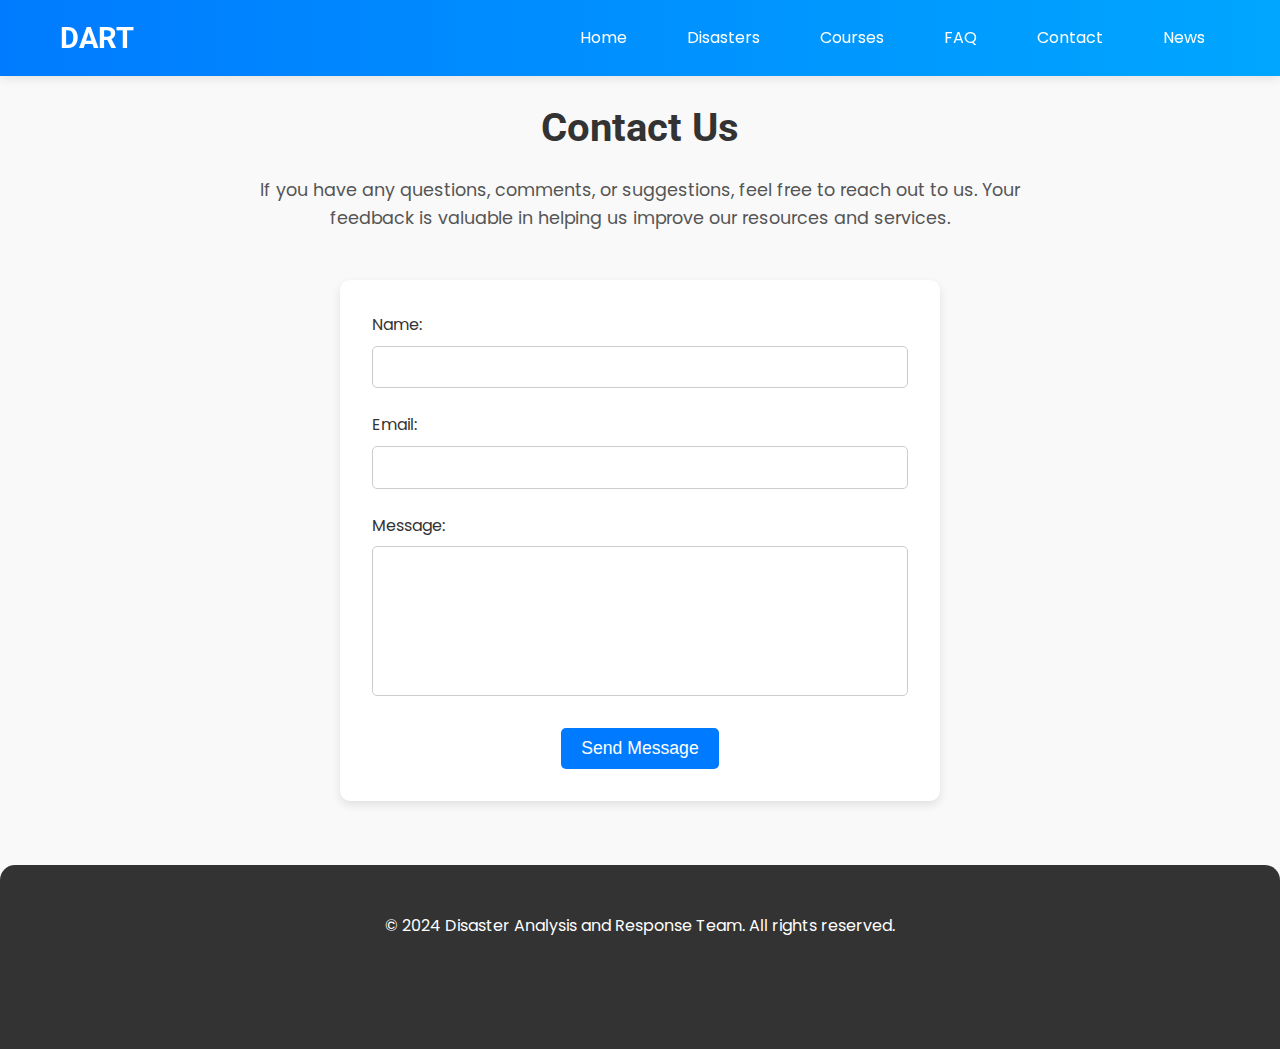
<file: contact.html>
<!DOCTYPE html>
<html lang="en">
<head>
    <meta charset="UTF-8">
    <meta name="viewport" content="width=device-width, initial-scale=1.0">
    <title>DART</title>
    <link rel="stylesheet" href="/css/common.css">
    <link rel="stylesheet" href="/css/contact.css">
</head>
<body>
    <nav class="navbar">
        <div class="container">
            <h1>DART</h1>
            <div class="hamburger">&#9776;</div>
            <ul>
                <li><a href="index.html">Home</a></li>
                <li><a href="disasters.html">Disasters</a></li>
                <li><a href="courses.html">Courses</a></li>
                <li><a href="faq.html">FAQ</a></li>
                <li><a href="contact.html">Contact</a></li>
                <li><a href="news.html">News</a></li>
            </ul>
        </div>
    </nav>

    <section id="contact" class="section contact-section">
        <div class="container">
            <h2>Contact Us</h2>
            <p>If you have any questions, comments, or suggestions, feel free to reach out to us. Your feedback is valuable in helping us improve our resources and services.</p>
            <form action="#" method="post" class="contact-form">
                <div class="form-group">
                    <label for="name">Name:</label>
                    <input type="text" id="name" name="name" required>
                </div>
                <div class="form-group">
                    <label for="email">Email:</label>
                    <input type="email" id="email" name="email" required>
                </div>
                <div class="form-group">
                    <label for="message">Message:</label>
                    <textarea id="message" name="message" rows="5" required></textarea>
                </div>
                <button type="submit" class="btn-submit">Send Message</button>
            </form>
        </div>
    </section>

    <footer>
        <div class="container">
            <p>&copy; 2024 Disaster Analysis and Response Team. All rights reserved.</p>
            <div class="social-icons">
                <a href="#"><i class="fab fa-facebook"></i></a>
                <a href="#"><i class="fab fa-twitter"></i></a>
                <a href="#"><i class="fab fa-instagram"></i></a>
            </div>
        </div>
    </footer>

    <script>
        const hamburger = document.querySelector('.hamburger');
        const navMenu = document.querySelector('.navbar ul');
      
        hamburger.addEventListener('click', () => {
          navMenu.classList.toggle('active');
        });
      </script>
      
</body>
</html>
</file>
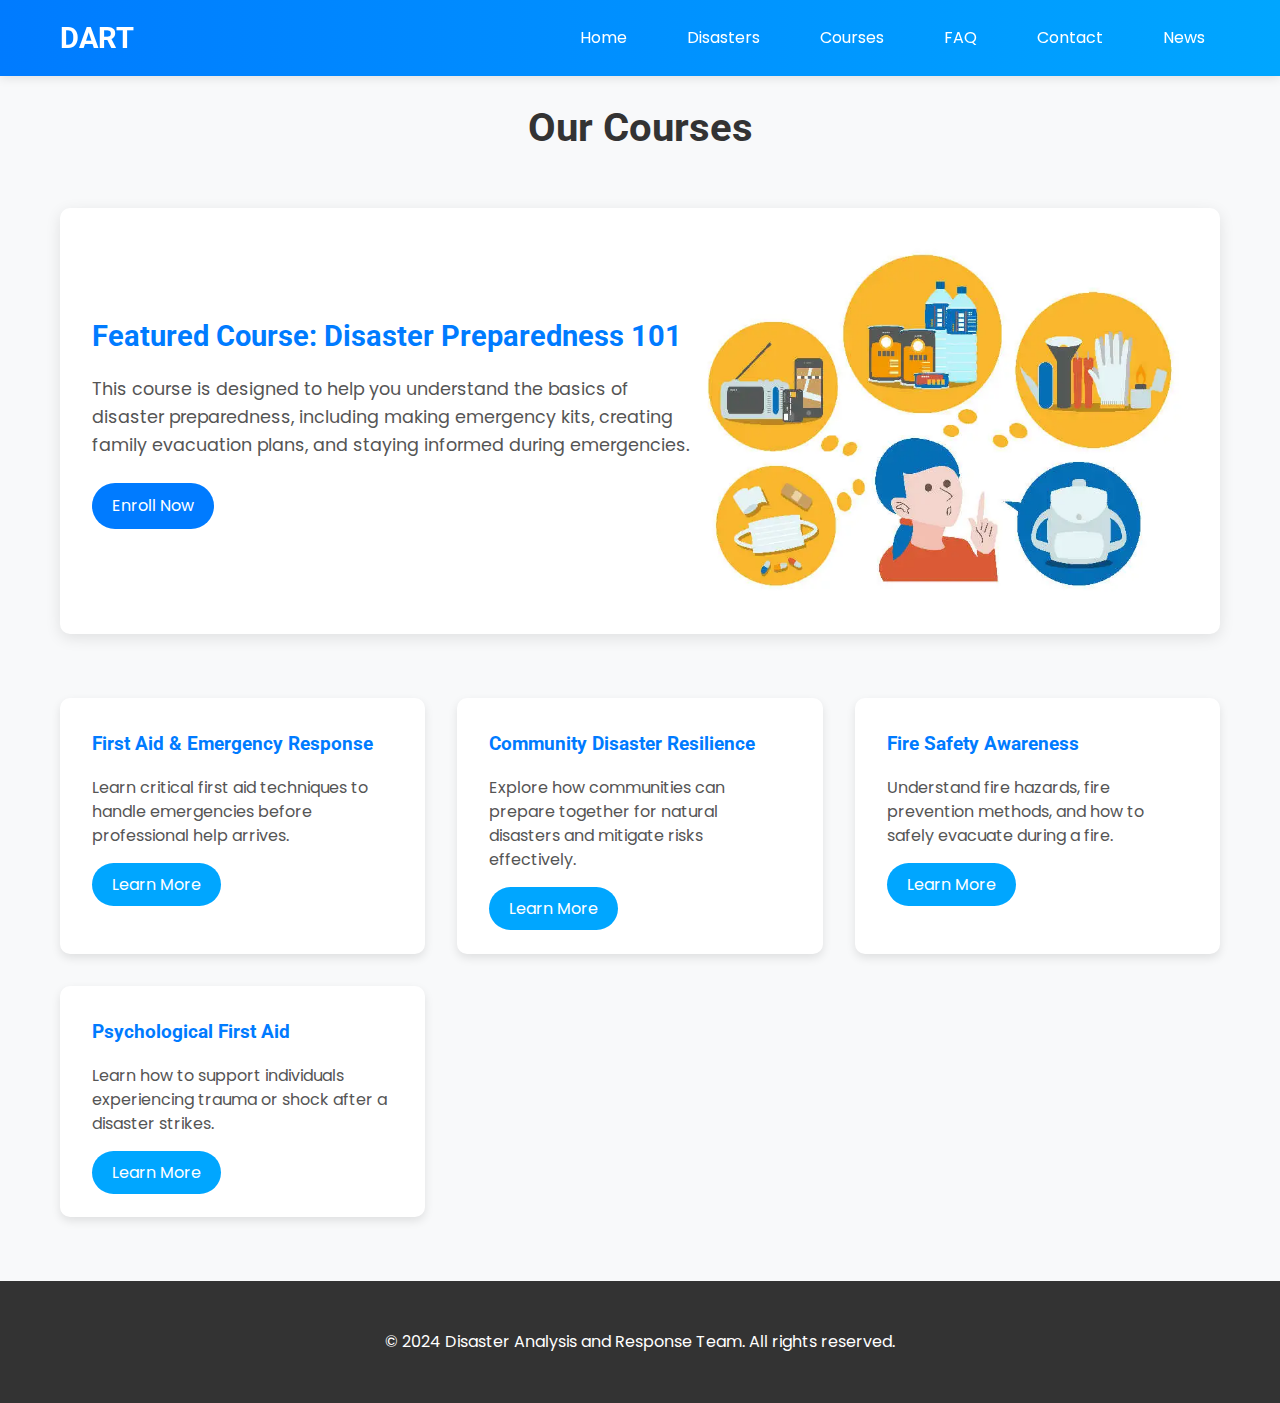
<file: courses.html>
<!DOCTYPE html>
<html lang="en">
<head>
    <meta charset="UTF-8">
    <meta name="viewport" content="width=device-width, initial-scale=1.0">
    <title>DART</title>
    <link rel="stylesheet" href="/css/common.css">
    <link rel="stylesheet" href="/css/courses.css">
</head>
<body>
    <nav class="navbar">
        <div class="container">
            <h1>DART</h1>
            <div class="hamburger">&#9776;</div>
            <ul>
                <li><a href="index.html">Home</a></li>
                <li><a href="disasters.html">Disasters</a></li>
                <li><a href="courses.html">Courses</a></li>
                <li><a href="faq.html">FAQ</a></li>
                <li><a href="contact.html">Contact</a></li>
                <li><a href="news.html">News</a></li>
            </ul>
        </div>
    </nav>

    <section id="courses" class="section">
        <div class="container">
            <h2>Our Courses</h2>

            <!-- Featured Course Section -->
            <div class="featured-course">
                <div class="featured-content">
                    <h3>Featured Course: Disaster Preparedness 101</h3>
                    <p>This course is designed to help you understand the basics of disaster preparedness, including making emergency kits, creating family evacuation plans, and staying informed during emergencies.</p>
                    <a href="/courses/inst1.html" class="cta-btn">Enroll Now</a>
                </div>
                <div class="featured-image">
                    <img src="/images/Courses.webp" alt="Disaster Preparedness Course">
                </div>
            </div>

            <!-- Grid for Additional Courses -->
            <div class="course-grid">
                <div class="course-item">
                    <h3>First Aid & Emergency Response</h3>
                    <p>Learn critical first aid techniques to handle emergencies before professional help arrives.</p>
                    <a href="#" class="btn-secondary">Learn More</a>
                </div>
                <div class="course-item">
                    <h3>Community Disaster Resilience</h3>
                    <p>Explore how communities can prepare together for natural disasters and mitigate risks effectively.</p>
                    <a href="#" class="btn-secondary">Learn More</a>
                </div>
                <div class="course-item">
                    <h3>Fire Safety Awareness</h3>
                    <p>Understand fire hazards, fire prevention methods, and how to safely evacuate during a fire.</p>
                    <a href="#" class="btn-secondary">Learn More</a>
                </div>
                <div class="course-item">
                    <h3>Psychological First Aid</h3>
                    <p>Learn how to support individuals experiencing trauma or shock after a disaster strikes.</p>
                    <a href="#" class="btn-secondary">Learn More</a>
                </div>
            </div>
        </div>
    </section>

    <footer>
        <div class="container">
            <p>&copy; 2024 Disaster Analysis and Response Team. All rights reserved.</p>
        </div>
    </footer>

    <script>
        const hamburger = document.querySelector('.hamburger');
        const navMenu = document.querySelector('.navbar ul');
      
        hamburger.addEventListener('click', () => {
          navMenu.classList.toggle('active');
        });
      </script>
      
</body>
</html>
</file>
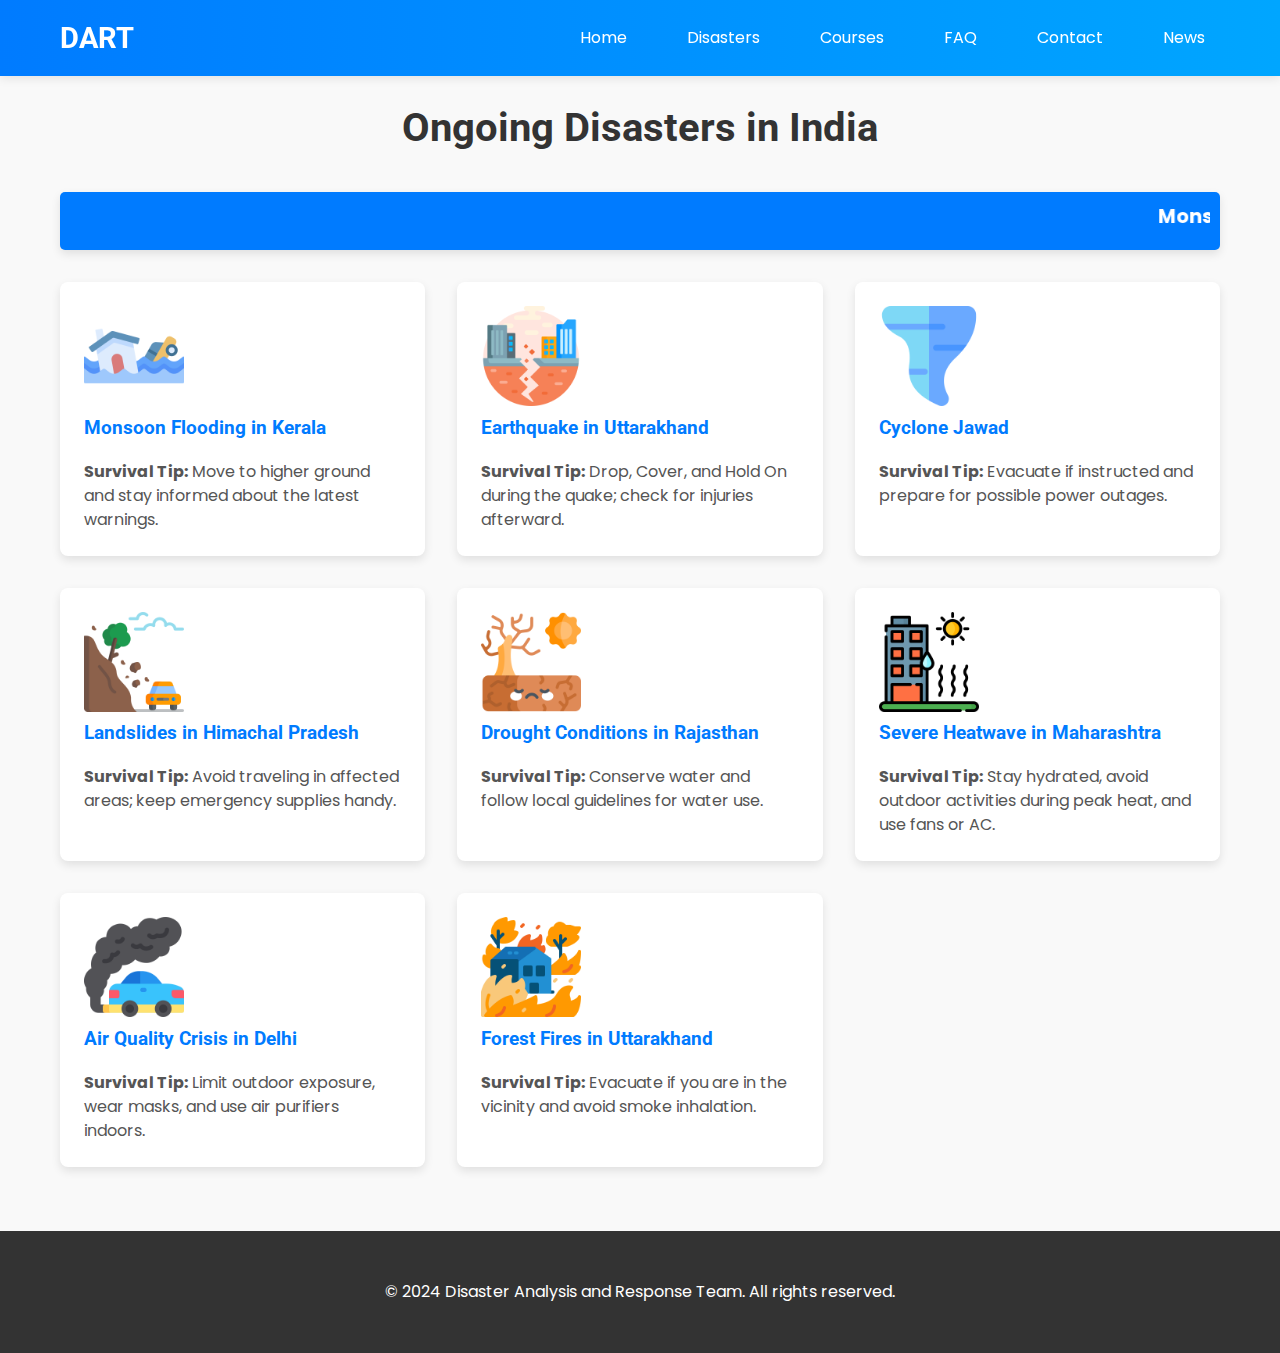
<file: disasters.html>
<!DOCTYPE html>
<html lang="en">
<head>
    <meta charset="UTF-8">
    <meta name="viewport" content="width=device-width, initial-scale=1.0">
    <title>DART</title>
    <link rel="stylesheet" href="/css/common.css">
    <link rel="stylesheet" href="/css/disasters.css">
</head>
<body>
    <nav class="navbar">
        <div class="container">
            <h1>DART</h1>
            <div class="hamburger">&#9776;</div>
            <ul>
                <li><a href="index.html">Home</a></li>
                <li><a href="disasters.html">Disasters</a></li>
                <li><a href="courses.html">Courses</a></li>
                <li><a href="faq.html">FAQ</a></li>
                <li><a href="contact.html">Contact</a></li>
                <li><a href="news.html">News</a></li>
            </ul>
        </div>
    </nav>

    <section id="disasters" class="section">
        <div class="container">
            <h2>Ongoing Disasters in India</h2>
            
            <!-- Marquee for Ongoing Disasters -->
            <div class="marquee-container">
                <marquee behavior="scroll" direction="left" scrollamount="6">
                    <span class="disaster-marquee">
                        Monsoon Flooding in Kerala - Severe flooding in multiple districts | 
                        Earthquake in Uttarakhand - 6.8 magnitude felt in several states | 
                        Cyclone Jawad impacting Odisha - High winds and heavy rain expected | 
                        Landslides in Himachal Pradesh - Safety measures for affected areas | 
                        Drought conditions in Rajasthan - Water conservation tips | 
                        Severe Heatwave in Maharashtra - Precautions to take during extreme temperatures | 
                        Air Quality Crisis in Delhi - Stay indoors and use air purifiers | 
                        Forest Fires in Uttarakhand - Evacuate if in nearby areas
                    </span>
                </marquee>
            </div>

            <div class="disaster-grid">
                <!-- Quick Survival Guide for each disaster -->
                <div class="disaster-item">
                    <img src="/images/flood.png" alt="" width="100px" height="auto">
                    <h3>Monsoon Flooding in Kerala</h3>
                    <p><strong>Survival Tip:</strong> Move to higher ground and stay informed about the latest warnings.</p>
                </div>
                <div class="disaster-item">
                    <img src="/images/earthquake.png" alt="" width="100px" height="auto">
                    <h3>Earthquake in Uttarakhand</h3>
                    <p><strong>Survival Tip:</strong> Drop, Cover, and Hold On during the quake; check for injuries afterward.</p>
                </div>
                <div class="disaster-item">
                    <img src="/images/tornado.png" alt="" width="100px" height="auto">
                    <h3>Cyclone Jawad</h3>
                    <p><strong>Survival Tip:</strong> Evacuate if instructed and prepare for possible power outages.</p>
                </div>
                <div class="disaster-item">
                    <img src="/images/landslide.png" alt="" width="100px" height="auto">
                    <h3>Landslides in Himachal Pradesh</h3>
                    <p><strong>Survival Tip:</strong> Avoid traveling in affected areas; keep emergency supplies handy.</p>
                </div>
                <div class="disaster-item">
                    <img src="/images/drought.png" alt="" width="100px" height="auto">
                    <h3>Drought Conditions in Rajasthan</h3>
                    <p><strong>Survival Tip:</strong> Conserve water and follow local guidelines for water use.</p>
                </div>
                <div class="disaster-item">
                    <img src="/images/heat-wave.png" alt="" width="100px" height="auto">
                    <h3>Severe Heatwave in Maharashtra</h3>
                    <p><strong>Survival Tip:</strong> Stay hydrated, avoid outdoor activities during peak heat, and use fans or AC.</p>
                </div>
                <div class="disaster-item">
                    <img src="/images/car.png" alt="" width="100px" height="auto">
                    <h3>Air Quality Crisis in Delhi</h3>
                    <p><strong>Survival Tip:</strong> Limit outdoor exposure, wear masks, and use air purifiers indoors.</p>
                </div>
                <div class="disaster-item">
                    <img src="/images/wildfire.png" alt="" width="100px" height="auto">
                    <h3>Forest Fires in Uttarakhand</h3>
                    <p><strong>Survival Tip:</strong> Evacuate if you are in the vicinity and avoid smoke inhalation.</p>
                </div>
            </div>
        </div>
    </section>

    <footer>
        <div class="container">
            <p>&copy; 2024 Disaster Analysis and Response Team. All rights reserved.</p>
        </div>
    </footer>

    <script>
        const hamburger = document.querySelector('.hamburger');
        const navMenu = document.querySelector('.navbar ul');
      
        hamburger.addEventListener('click', () => {
          navMenu.classList.toggle('active');
        });
      </script>
      
</body>
</html>
</file>
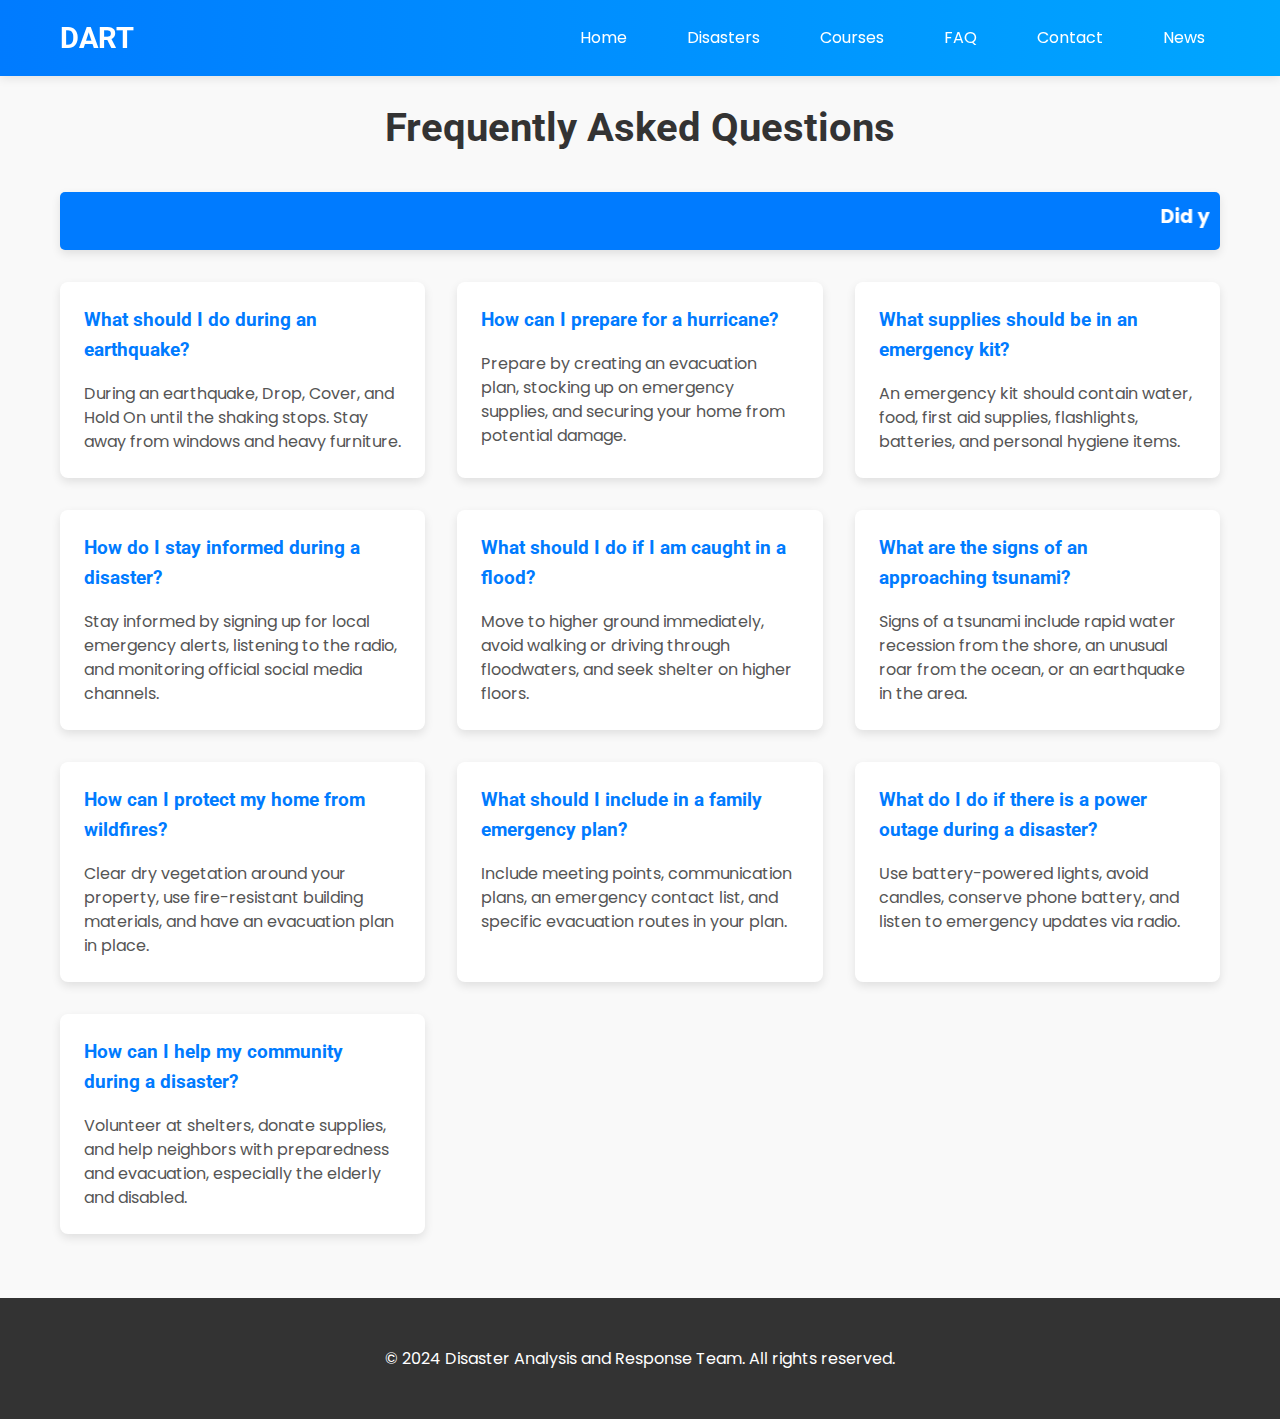
<file: faq.html>
<!DOCTYPE html>
<html lang="en">
<head>
    <meta charset="UTF-8">
    <meta name="viewport" content="width=device-width, initial-scale=1.0">
    <title>DART</title>
    <link rel="stylesheet" href="/css/common.css">
    <link rel="stylesheet" href="/css/faq.css">
</head>
<body>
    <nav class="navbar">
        <div class="container">
            <h1>DART</h1>
            <div class="hamburger">&#9776;</div>
            <ul>
                <li><a href="index.html">Home</a></li>
                <li><a href="disasters.html">Disasters</a></li>
                <li><a href="courses.html">Courses</a></li>
                <li><a href="faq.html">FAQ</a></li>
                <li><a href="contact.html">Contact</a></li>
                <li><a href="news.html">News</a></li>
            </ul>
        </div>
    </nav>

    <section id="faq" class="section">
        <div class="container">
            <h2>Frequently Asked Questions</h2>

            <!-- Optional Marquee for Tips or Announcements -->
            <div class="marquee-container">
                <marquee behavior="scroll" direction="left" scrollamount="6">
                    <span class="faq-marquee">
                        Did you know? Always have an emergency bag ready with essential supplies | Know your local evacuation routes | Sign up for disaster alerts in your area
                    </span>
                </marquee>
            </div>

            <div class="faq-grid">
                <!-- FAQ Items -->
                <div class="faq-item">
                    <h3>What should I do during an earthquake?</h3>
                    <p>During an earthquake, Drop, Cover, and Hold On until the shaking stops. Stay away from windows and heavy furniture.</p>
                </div>
                <div class="faq-item">
                    <h3>How can I prepare for a hurricane?</h3>
                    <p>Prepare by creating an evacuation plan, stocking up on emergency supplies, and securing your home from potential damage.</p>
                </div>
                <div class="faq-item">
                    <h3>What supplies should be in an emergency kit?</h3>
                    <p>An emergency kit should contain water, food, first aid supplies, flashlights, batteries, and personal hygiene items.</p>
                </div>
                <div class="faq-item">
                    <h3>How do I stay informed during a disaster?</h3>
                    <p>Stay informed by signing up for local emergency alerts, listening to the radio, and monitoring official social media channels.</p>
                </div>
                <div class="faq-item">
                    <h3>What should I do if I am caught in a flood?</h3>
                    <p>Move to higher ground immediately, avoid walking or driving through floodwaters, and seek shelter on higher floors.</p>
                </div>
                <div class="faq-item">
                    <h3>What are the signs of an approaching tsunami?</h3>
                    <p>Signs of a tsunami include rapid water recession from the shore, an unusual roar from the ocean, or an earthquake in the area.</p>
                </div>
                <div class="faq-item">
                    <h3>How can I protect my home from wildfires?</h3>
                    <p>Clear dry vegetation around your property, use fire-resistant building materials, and have an evacuation plan in place.</p>
                </div>
                <div class="faq-item">
                    <h3>What should I include in a family emergency plan?</h3>
                    <p>Include meeting points, communication plans, an emergency contact list, and specific evacuation routes in your plan.</p>
                </div>
                <div class="faq-item">
                    <h3>What do I do if there is a power outage during a disaster?</h3>
                    <p>Use battery-powered lights, avoid candles, conserve phone battery, and listen to emergency updates via radio.</p>
                </div>
                <div class="faq-item">
                    <h3>How can I help my community during a disaster?</h3>
                    <p>Volunteer at shelters, donate supplies, and help neighbors with preparedness and evacuation, especially the elderly and disabled.</p>
                </div>
            </div>
        </div>
    </section>

    <footer>
        <div class="container">
            <p>&copy; 2024 Disaster Analysis and Response Team. All rights reserved.</p>
        </div>
    </footer>

    <script>
        const hamburger = document.querySelector('.hamburger');
        const navMenu = document.querySelector('.navbar ul');
      
        hamburger.addEventListener('click', () => {
          navMenu.classList.toggle('active');
        });
      </script>
      
</body>
</html>
</file>
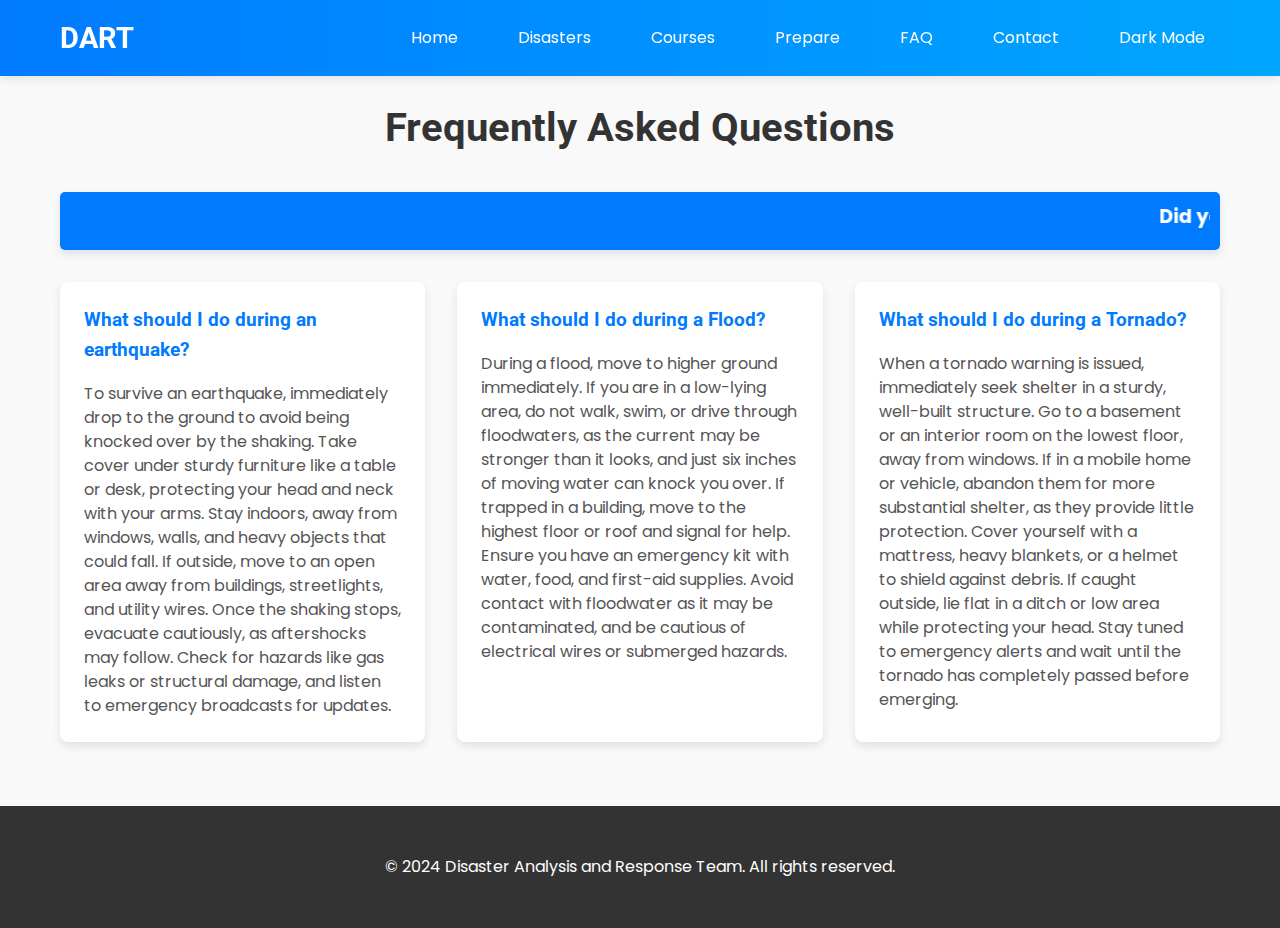
<file: prepare.html>
<!DOCTYPE html>
<html lang="en">
<head>
    <meta charset="UTF-8">
    <meta name="viewport" content="width=device-width, initial-scale=1.0">
    <title>DART</title>
    <link rel="stylesheet" href="/css/common.css">
    <link rel="stylesheet" href="/css/faq.css">
</head>
<body>
    <nav class="navbar">
        <div class="container">
            <h1>DART</h1>
            <div class="hamburger">&#9776;</div>
            <ul>
                <li style="--i:1"><a href="index.html">Home</a></li>
                <li style="--i:2"><a href="disasters.html">Disasters</a></li>
                <li style="--i:3"><a href="courses.html">Courses</a></li>
                <li style="--i:4"><a href="prepare.html">Prepare</a></li>
                <li style="--i:5"><a href="faq.html">FAQ</a></li>
                <li style="--i:6"><a href="contact.html">Contact</a></li>
                <li style="--i:7"><a href="#" id="darkModeToggle" onclick="toggleDarkMode()">
                    <i class="fas fa-moon"></i> Dark Mode
                </a></li>
            </ul>
        </div>
    </nav>

    <section id="faq" class="section">
        <div class="container">
            <h2>Frequently Asked Questions</h2>

            <!-- Optional Marquee for Tips or Announcements -->
            <div class="marquee-container">
                <marquee behavior="scroll" direction="left" scrollamount="6">
                    <span class="faq-marquee">
                        Did you know? Always have an emergency bag ready with essential supplies | Know your local evacuation routes | Sign up for disaster alerts in your area
                    </span>
                </marquee>
            </div>

            <div class="faq-grid">
                <!-- FAQ Items -->
                <div class="faq-item">
                    <h3>What should I do during an earthquake?</h3>
                    <p>To survive an earthquake, immediately drop to the ground to avoid being knocked over by the shaking. Take cover under sturdy furniture like a table or desk, protecting your head and neck with your arms. Stay indoors, away from windows, walls, and heavy objects that could fall. If outside, move to an open area away from buildings, streetlights, and utility wires. Once the shaking stops, evacuate cautiously, as aftershocks may follow. Check for hazards like gas leaks or structural damage, and listen to emergency broadcasts for updates.</p>
                </div>
                <div class="faq-item">
                    <h3>What should I do during a Flood?</h3>
                    <p>During a flood, move to higher ground immediately. If you are in a low-lying area, do not walk, swim, or drive through floodwaters, as the current may be stronger than it looks, and just six inches of moving water can knock you over. If trapped in a building, move to the highest floor or roof and signal for help. Ensure you have an emergency kit with water, food, and first-aid supplies. Avoid contact with floodwater as it may be contaminated, and be cautious of electrical wires or submerged hazards.</p>
                </div>
                <div class="faq-item">
                    <h3>What should I do during a Tornado?</h3>
                    <p>When a tornado warning is issued, immediately seek shelter in a sturdy, well-built structure. Go to a basement or an interior room on the lowest floor, away from windows. If in a mobile home or vehicle, abandon them for more substantial shelter, as they provide little protection. Cover yourself with a mattress, heavy blankets, or a helmet to shield against debris. If caught outside, lie flat in a ditch or low area while protecting your head. Stay tuned to emergency alerts and wait until the tornado has completely passed before emerging.</p>
                </div>
                
            </div>
        </div>
    </section>

    <footer>
        <div class="container">
            <p>&copy; 2024 Disaster Analysis and Response Team. All rights reserved.</p>
        </div>
    </footer>

    <script>
        function toggleDarkMode() {
    document.body.classList.toggle('dark-mode');
    const darkModeToggle = document.getElementById('darkModeToggle');
    const icon = darkModeToggle.querySelector('i');
    
    if (document.body.classList.contains('dark-mode')) {
        icon.classList.replace('fa-moon', 'fa-sun');
        darkModeToggle.innerHTML = '<i class="fas fa-sun"></i> Light Mode';
        localStorage.setItem('darkMode', 'enabled');
    } else {
        icon.classList.replace('fa-sun', 'fa-moon');
        darkModeToggle.innerHTML = '<i class="fas fa-moon"></i> Dark Mode';
        localStorage.setItem('darkMode', 'disabled');
    }
}

// Check for saved dark mode preference
document.addEventListener('DOMContentLoaded', (event) => {
    if (localStorage.getItem('darkMode') === 'enabled') {
        document.body.classList.add('dark-mode');
        const darkModeToggle = document.getElementById('darkModeToggle');
        darkModeToggle.innerHTML = '<i class="fas fa-sun"></i> Light Mode';
    }
});
        const hamburger = document.querySelector('.hamburger');
        const navMenu = document.querySelector('.navbar ul');
      
        hamburger.addEventListener('click', () => {
          navMenu.classList.toggle('active');
        });
      </script>
      
</body>
</html>
</file>
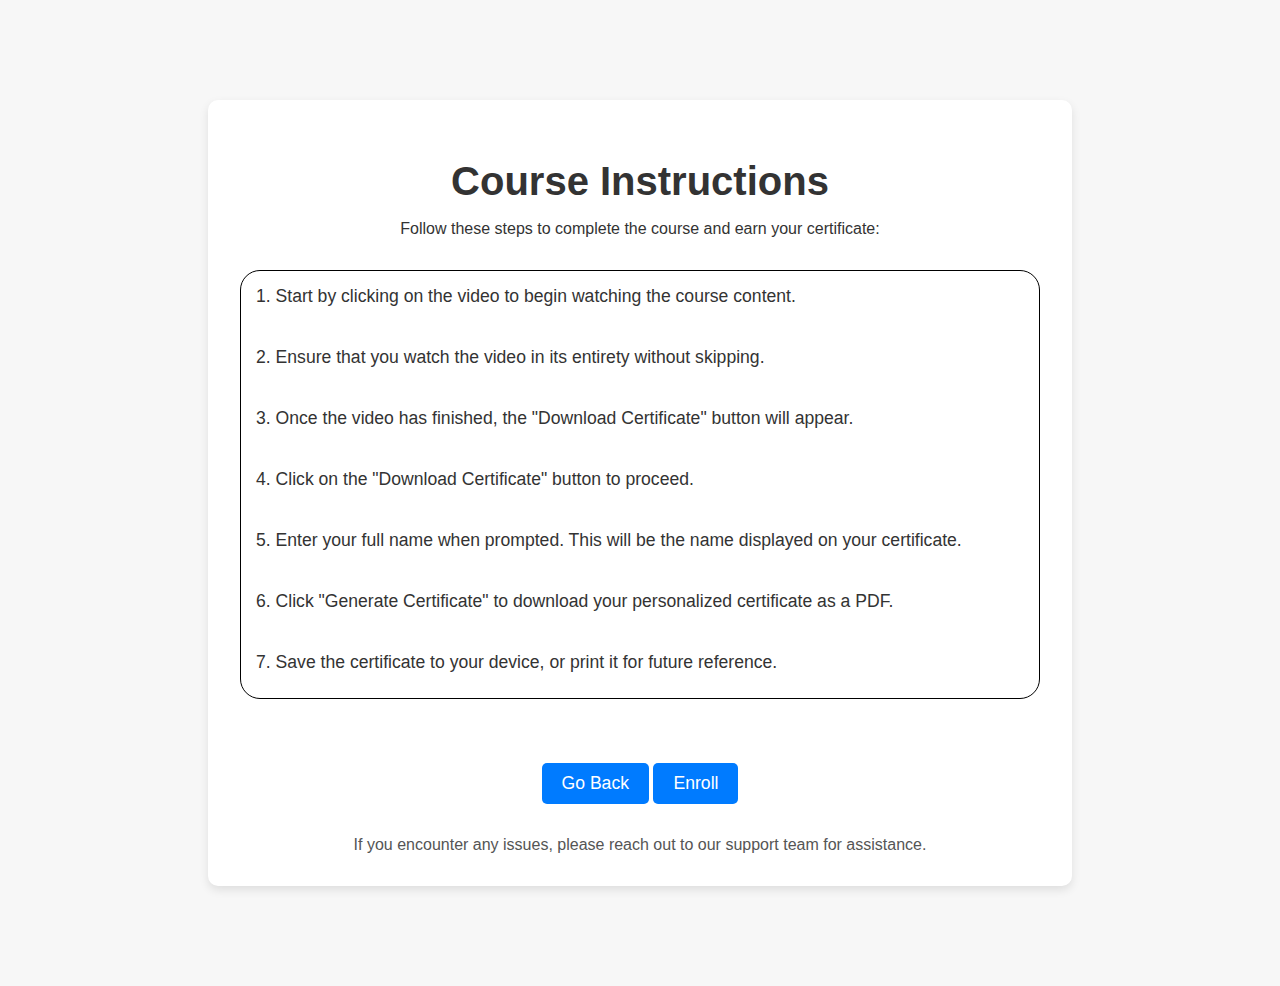
<file: courses/inst1.html>
<!DOCTYPE html>
<html lang="en">
<head>
    <meta charset="UTF-8">
    <meta name="viewport" content="width=device-width, initial-scale=1.0">
    <title>Instructions</title>
    <style>
        /* Default Light Mode Styles */
        body {
            font-family: Arial, sans-serif;
            margin: 0;
            padding: 0;
            background-color: #f7f7f7;
            color: #333;
        }

        /* Container */
        .container {
            max-width: 800px;
            margin: 100px auto; /* Adjusted margin for the fixed navbar */
            padding: 2rem;
            background-color: #fff;
            border-radius: 10px;
            box-shadow: 0 4px 10px rgba(0, 0, 0, 0.1);
            text-align: center;
            animation: fadeIn 1s ease-out;
        }

        /* Heading */
        h1 {
            font-size: 2.5rem;
            margin-bottom: 1rem;
            animation: fadeInDown 1.2s ease-out;
        }

        /* Instructions List */
        ul {
            text-align: left;
            margin: 2rem 0;
            padding: 0;
            list-style: none;
            animation: fadeInUp 1.5s ease-out;
            border-radius: 20px;
            border: 1px solid black;
        }

        ul li {
            padding: 15px;
            margin-bottom: 10px;
            border-radius: 50px;
            font-size: 1.1rem;
        }

        /* Styled Anchors as Buttons */
        .nav-button,
        .prev-button {
            display: inline-block;
            margin-top: 2rem;
            padding: 10px 20px;
            font-size: 1.1rem;
            color: white;
            background-color: #007bff;
            text-decoration: none; /* Remove underline */
            border-radius: 5px;
            cursor: pointer;
            transition: background-color 0.3s ease;
            animation: fadeInUp 1.5s ease-out;
        }

        .nav-button:hover,
        .prev-button:hover {
            background-color: #0056b3;
        }

        /* Footer */
        footer {
            margin-top: 2rem;
            font-size: 1rem;
            color: #555;
            animation: fadeInUp 1.8s ease-out;
        }

        /* Animations */
        @keyframes fadeIn {
            from { opacity: 0; }
            to { opacity: 1; }
        }

        @keyframes fadeInDown {
            from { opacity: 0; transform: translateY(-30px); }
            to { opacity: 1; transform: translateY(0); }
        }

        @keyframes fadeInUp {
            from { opacity: 0; transform: translateY(30px); }
            to { opacity: 1; transform: translateY(0); }
        }

        /* Responsive Design */
        @media (max-width: 768px) {
            h1 {
                font-size: 2rem;
            }

            .container {
                padding: 1.5rem;
            }

            ul li {
                font-size: 1rem;
            }

            .nav-button,
            .prev-button {
                font-size: 1rem;
            }
        }

        /* Dark Mode Styles */
        @media (prefers-color-scheme: dark) {
            body {
                background-color: #121212;
                color: #ffffff;
            }

            .container {
                background-color: #1e1e1e;
                box-shadow: 0 4px 10px rgba(255, 255, 255, 0.1);
            }

            ul {
                border: 1px solid #444;
            }

            ul li {
                background-color: #333;
                color: #ffffff;
            }

            .nav-button,
            .prev-button {
                background-color: #007bff;
            }

            .nav-button:hover,
            .prev-button:hover {
                background-color: #0056b3;
            }

            footer {
                color: #bbb;
            }
        }
    </style>
</head>
<body>
    <div class="container">
        <h1>Course Instructions</h1>
        <p>Follow these steps to complete the course and earn your certificate:</p>
        <ul>
            <li>1. Start by clicking on the video to begin watching the course content.</li>
            <li>2. Ensure that you watch the video in its entirety without skipping.</li>
            <li>3. Once the video has finished, the "Download Certificate" button will appear.</li>
            <li>4. Click on the "Download Certificate" button to proceed.</li>
            <li>5. Enter your full name when prompted. This will be the name displayed on your certificate.</li>
            <li>6. Click "Generate Certificate" to download your personalized certificate as a PDF.</li>
            <li>7. Save the certificate to your device, or print it for future reference.</li>
        </ul>
        
        <!-- Navigation Anchors Styled as Buttons -->
        <a class="nav-button" href="javascript:history.back()">Go Back</a>
        <a class="prev-button" href="course1.html">Enroll</a> <!-- Change 'courses.html' to your desired page -->

        <footer>
            If you encounter any issues, please reach out to our support team for assistance.
        </footer>
    </div>
</body>
</html>
</file>
<file: css/contact.css>
/* ... (previous styles remain unchanged) ... */

/* Contact Section */
.contact-section {
    padding: 4rem 0;
    background-color: #f9f9f9;
    text-align: center;
    animation: fadeIn 1s ease-out;
}

.contact-section h2 {
    font-size: 2.5rem;
    color: #333;
    margin-top: 2rem;
    margin-bottom: 1rem;
    animation: fadeInDown 1.2s ease-out;
}

.contact-section p {
    font-size: 1.1rem;
    color: #555;
    margin-bottom: 3rem;
    max-width: 800px;
    margin-left: auto;
    margin-right: auto;
    animation: fadeInUp 1.5s ease-out;
}

/* Contact Form */
.contact-form {
    max-width: 600px;
    margin: 0 auto;
    padding: 2rem;
    background-color: #fff;
    border-radius: 10px;
    box-shadow: 0 4px 10px rgba(0, 0, 0, 0.1);
    animation: fadeInUp 1.3s ease-out;
}

.form-group {
    margin-bottom: 1.5rem;
    text-align: left;
}

.form-group label {
    display: block;
    margin-bottom: 0.5rem;
    color: #333;
}

.form-group input,
.form-group textarea {
    width: 100%;
    padding: 0.8rem;
    border: 1px solid #ccc;
    border-radius: 5px;
    transition: border-color 0.3s ease;
    resize: none;
}

.form-group textarea {
    height: 150px;
}

.form-group input:focus,
.form-group textarea:focus {
    border-color: #007BFF;
    outline: none;
}

.btn-submit {
    background-color: #007BFF;
    color: white;
    padding: 10px 20px;
    border: none;
    border-radius: 5px;
    cursor: pointer;
    transition: all 0.3s ease;
    font-size: 1.1rem;
}

.btn-submit:hover {
    background-color: #0056b3;
    box-shadow: 0 4px 10px rgba(0, 123, 255, 0.5);
}

/* Footer */
footer {
    background-color: #333;
    color: #fff;
    padding: 3rem 0;
    text-align: center;
    border-top-left-radius: 15px;
    border-top-right-radius: 15px;
}

.social-icons {
    margin-top: 1.5rem;
}

.social-icons a {
    color: #fff;
    font-size: 1.5rem;
    margin: 0 10px;
    transition: color 0.3s ease;
}

.social-icons a:hover {
    color: #007BFF;
}

/* Dark Mode Styles */
.dark-mode .contact-section {
    background-color: #1a1a1a;
}

.dark-mode .contact-section h2 {
    color: #f0f0f0;
}

.dark-mode .contact-section p {
    color: #ccc;
}

.dark-mode .contact-form {
    background-color: #333;
    box-shadow: 0 4px 10px rgba(255, 255, 255, 0.1);
}

.dark-mode .form-group label {
    color: #f0f0f0;
}

.dark-mode .form-group input,
.dark-mode .form-group textarea {
    background-color: #444;
    border-color: #555;
    color: #f0f0f0;
}

.dark-mode .form-group input:focus,
.dark-mode .form-group textarea:focus {
    border-color: #4da3ff;
}

.dark-mode .btn-submit {
    background-color: #4da3ff;
}

.dark-mode .btn-submit:hover {
    background-color: #3a7ac0;
    box-shadow: 0 4px 10px rgba(77, 163, 255, 0.5);
}

.dark-mode footer {
    background-color: #222;
}

.dark-mode .social-icons a {
    color: #f0f0f0;
}

.dark-mode .social-icons a:hover {
    color: #4da3ff;
}

/* Animations */
@keyframes fadeIn {
    from { opacity: 0; }
    to { opacity: 1; }
}

@keyframes fadeInDown {
    from { opacity: 0; transform: translateY(-30px); }
    to { opacity: 1; transform: translateY(0); }
}

@keyframes fadeInUp {
    from { opacity: 0; transform: translateY(30px); }
    to { opacity: 1; transform: translateY(0); }
}

/* Responsive Design */
@media (max-width: 768px) {
    .contact-section h2 {
        font-size: 2rem;
    }
    
    .contact-form {
        padding: 1.5rem;
    }
}
</file>
<file: css/courses.css>
/* Courses Page Styles */
#courses {
    padding: 4rem 0;
    background-color: #f8f9fa;
}

h2 {
    text-align: center;
    color: #333;
    margin-top: 2rem;
    margin-bottom: 3rem;
    font-size: 2.5rem;
    animation: fadeInDown 0.8s ease-out;
}

/* Featured Course Section */
.featured-course {
    display: flex;
    align-items: center;
    justify-content: space-between;
    background-color: #fff;
    padding: 2rem;
    border-radius: 10px;
    box-shadow: 0 4px 15px rgba(0, 0, 0, 0.1);
    margin-bottom: 4rem;
    transition: all 0.3s ease;
    animation: slideInRight 1s ease-out;
}

.featured-content {
    max-width: 600px;
}

.featured-content h3 {
    font-size: 1.8rem;
    color: #007BFF;
    margin-bottom: 1rem;
    animation: fadeInLeft 1s ease-out;
}

.featured-content p {
    font-size: 1.1rem;
    margin-bottom: 1.5rem;
    line-height: 1.6;
    color: #555;
    animation: fadeInLeft 1.2s ease-out;
}

.featured-image img {
    max-width: 100%;
    border-radius: 8px;
    animation: fadeInRight 1.5s ease-out;
}

.cta-btn {
    display: inline-block;
    background-color: #007BFF;
    color: #fff;
    padding: 10px 20px;
    border-radius: 50px;
    text-decoration: none;
    transition: all 0.3s ease;
    animation: fadeInUp 1.3s ease-out;
}

.cta-btn:hover {
    background-color: #0056b3;
}

/* Course Grid Styling */
.course-grid {
    display: grid;
    grid-template-columns: repeat(auto-fit, minmax(280px, 1fr));
    gap: 2rem;
    animation: fadeInUp 1s ease-out;
}

.course-item {
    background-color: white;
    padding: 2rem;
    border-radius: 10px;
    box-shadow: 0 4px 10px rgba(0, 0, 0, 0.1);
    transition: all 0.3s ease;
    animation: slideInUp 1s ease-out;
}

.course-item:hover {
    transform: scale(1.03);
}

.course-item h3 {
    color: #007BFF;
    margin-bottom: 1rem;
}

.course-item p {
    font-size: 1rem;
    line-height: 1.5;
    color: #555;
    margin-bottom: 1.5rem;
}

.btn-secondary {
    background-color: #00A6FF;
    color: white;
    padding: 10px 20px;
    border-radius: 50px;
    text-decoration: none;
    transition: all 0.3s ease;
    animation: fadeInUp 1.1s ease-out;
}

.btn-secondary:hover {
    background-color: #007BFF;
}

/* Dark Mode Styles */
.dark-mode #courses {
    background-color: #1a1a1a;
}

.dark-mode h2 {
    color: #f0f0f0;
}

.dark-mode .featured-course {
    background-color: #333;
    box-shadow: 0 4px 15px rgba(255, 255, 255, 0.1);
}

.dark-mode .featured-content h3 {
    color: #4da3ff;
}

.dark-mode .featured-content p {
    color: #ccc;
}

.dark-mode .cta-btn {
    background-color: #4da3ff;
}

.dark-mode .cta-btn:hover {
    background-color: #3a7ac0;
}

.dark-mode .course-item {
    background-color: #333;
    box-shadow: 0 4px 10px rgba(255, 255, 255, 0.1);
}

.dark-mode .course-item h3 {
    color: #4da3ff;
}

.dark-mode .course-item p {
    color: #ccc;
}

.dark-mode .btn-secondary {
    background-color: #4da3ff;
}

.dark-mode .btn-secondary:hover {
    background-color: #3a7ac0;
}

/* Responsive Design */
@media (max-width: 768px) {
    h2 {
        font-size: 2rem;
    }

    .featured-course {
        flex-direction: column;
        text-align: center;
        padding: 1.5rem;
    }

    .featured-content h3 {
        font-size: 1.5rem;
    }

    .featured-content p {
        font-size: 1rem;
    }

    .featured-image img {
        max-width: 80%;
        margin-top: 1rem;
    }

    .course-grid {
        grid-template-columns: repeat(auto-fit, minmax(200px, 1fr));
    }

    .course-item {
        padding: 1.5rem;
    }

    .course-item h3 {
        font-size: 1.2rem;
    }

    .course-item p {
        font-size: 0.9rem;
    }

    .btn-secondary {
        font-size: 0.9rem;
    }
}

/* Animations */
@keyframes fadeInDown {
    from {
        opacity: 0;
        transform: translateY(-30px);
    }
    to {
        opacity: 1;
        transform: translateY(0);
    }
}

@keyframes fadeInLeft {
    from {
        opacity: 0;
        transform: translateX(-30px);
    }
    to {
        opacity: 1;
        transform: translateX(0);
    }
}

@keyframes fadeInRight {
    from {
        opacity: 0;
        transform: translateX(30px);
    }
    to {
        opacity: 1;
        transform: translateX(0);
    }
}

@keyframes fadeInUp {
    from {
        opacity: 0;
        transform: translateY(30px);
    }
    to {
        opacity: 1;
        transform: translateY(0);
    }
}

@keyframes slideInUp {
    from {
        opacity: 0;
        transform: translateY(50px);
    }
    to {
        opacity: 1;
        transform: translateY(0);
    }
}

@keyframes slideInRight {
    from {
        opacity: 0;
        transform: translateX(100px);
    }
    to {
        opacity: 1;
        transform: translateX(0);
    }
}
</file>
<file: css/disasters.css>
/* Disasters Page Styles */
#disasters {
    padding: 4rem 0;
    background-color: #f9f9f9;
    animation: fadeInUp 0.8s ease-out;
}

h2 {
    text-align: center;
    color: #333;
    margin-top: 2rem;
    margin-bottom: 2rem;
    font-size: 2.5rem;
    animation: fadeInDown 0.8s ease-out;
}

.marquee-container {
    margin-bottom: 2rem;
    background-color: #007BFF;
    padding: 10px;
    border-radius: 5px;
    box-shadow: 0 4px 10px rgba(0, 0, 0, 0.1);
    color: #fff;
    animation: fadeInRight 0.8s ease-out;
}

.disaster-marquee {
    font-size: 1.2rem;
    font-weight: bold;
}

.disaster-grid {
    display: grid;
    grid-template-columns: repeat(auto-fit, minmax(280px, 1fr));
    gap: 2rem;
    animation: fadeInUp 1s ease-out;
}

.disaster-item {
    background: white;
    padding: 1.5rem;
    border-radius: 8px;
    box-shadow: 0 4px 10px rgba(0, 0, 0, 0.1);
    transition: all 0.3s ease;
    animation: slideInUp 1.2s ease-out;
}

.disaster-item:hover {
    transform: scale(1.03);
}

.disaster-item h3 {
    color: #007BFF;
    margin-bottom: 1rem;
}

.disaster-item p {
    font-size: 1rem;
    line-height: 1.5;
    color: #555;
}

@media (max-width: 768px) {
    .disaster-grid {
        grid-template-columns: 1fr;
    }

    .disaster-marquee {
        font-size: 1rem;
    }
}

@keyframes fadeInDown {
    from {
        opacity: 0;
        transform: translateY(-30px);
    }
    to {
        opacity: 1;
        transform: translateY(0);
    }
}

@keyframes fadeInRight {
    from {
        opacity: 0;
        transform: translateX(30px);
    }
    to {
        opacity: 1;
        transform: translateX(0);
    }
}

@keyframes fadeInUp {
    from {
        opacity: 0;
        transform: translateY(30px);
    }
    to {
        opacity: 1;
        transform: translateY(0);
    }
}

@keyframes slideInUp {
    from {
        opacity: 0;
        transform: translateY(50px);
    }
    to {
        opacity: 1;
        transform: translateY(0);
    }
}

/* Dark Mode Styles for Disasters Page */
.dark-mode #disasters {
    background-color: #1a1a1a;
}

.dark-mode h2 {
    color: #f0f0f0;
}

.dark-mode .marquee-container {
    background-color: #4da3ff;
    box-shadow: 0 4px 10px rgba(255, 255, 255, 0.1);
}

.dark-mode .disaster-item {
    background: #333;
    box-shadow: 0 4px 10px rgba(255, 255, 255, 0.1);
}

.dark-mode .disaster-item h3 {
    color: #4da3ff;
}

.dark-mode .disaster-item p {
    color: #ccc;
}
</file>
<file: css/faq.css>
/* FAQ Page Styles */
#faq {
    padding: 4rem 0;
    background-color: #f9f9f9;
    animation: fadeIn 1s ease-out;
}

h2 {
    text-align: center;
    color: #333;
    margin-bottom: 2rem;
    margin-top: 2rem;
    font-size: 2.5rem;
    animation: slideInDown 1s ease-out;
}

.marquee-container {
    margin-bottom: 2rem;
    background-color: #007BFF;
    padding: 10px;
    border-radius: 5px;
    box-shadow: 0 4px 10px rgba(0, 0, 0, 0.1);
    color: #fff;
    animation: slideInLeft 1s ease-out;
}

.faq-marquee {
    font-size: 1.2rem;
    font-weight: bold;
    animation: blink 1s infinite;
}

.faq-grid {
    display: grid;
    grid-template-columns: repeat(auto-fit, minmax(280px, 1fr));
    gap: 2rem;
    animation: fadeInUp 1s ease-out;
}

.faq-item {
    background: white;
    padding: 1.5rem;
    border-radius: 8px;
    box-shadow: 0 4px 10px rgba(0, 0, 0, 0.1);
    transition: all 0.3s ease;
    animation: bounceIn 1s ease-out;
}

.faq-item:hover {
    transform: scale(1.03);
    animation: pulse 0.5s ease-in-out;
}

.faq-item h3 {
    color: #007BFF;
    margin-bottom: 1rem;
    animation: slideInUp 1s ease-out;
}

.faq-item p {
    font-size: 1rem;
    line-height: 1.5;
    color: #555;
    animation: fadeIn 1.5s ease-out;
}

@media (max-width: 768px) {
    .faq-grid {
        grid-template-columns: 1fr;
    }

    .faq-marquee {
        font-size: 1rem;
    }
}

@keyframes fadeIn {
    from { opacity: 0; }
    to { opacity: 1; }
}

@keyframes fadeInUp {
    from {
        opacity: 0;
        transform: translateY(20px);
    }
    to {
        opacity: 1;
        transform: translateY(0);
    }
}

@keyframes slideInDown {
    from {
        opacity: 0;
        transform: translateY(-20px);
    }
    to {
        opacity: 1;
        transform: translateY(0);
    }
}

@keyframes slideInUp {
    from {
        opacity: 0;
        transform: translateY(20px);
    }
    to {
        opacity: 1;
        transform: translateY(0);
    }
}

@keyframes slideInLeft {
    from {
        opacity: 0;
        transform: translateX(-20px);
    }
    to {
        opacity: 1;
        transform: translateX(0);
    }
}

@keyframes bounceIn {
    0%, 20%, 40%, 60%, 80%, 100% {
        transform: translateY(0);
    }
    50% {
        transform: translateY(-10px);
    }
}

@keyframes pulse {
    0% {
        transform: scale(1);
    }
    50% {
        transform: scale(1.05);
    }
    100% {
        transform: scale(1);
    }
}

@keyframes blink {
    0%, 100% {
        opacity: 1;
    }
    50% {
        opacity: 0.5;
    }
}

/* Dark Mode Styles for FAQ Page */
.dark-mode #faq {
    background-color: #1a1a1a;
}

.dark-mode h2 {
    color: #f0f0f0;
}

.dark-mode .marquee-container {
    background-color: #4da3ff;
    box-shadow: 0 4px 10px rgba(255, 255, 255, 0.1);
}

.dark-mode .faq-item {
    background: #333;
    box-shadow: 0 4px 10px rgba(255, 255, 255, 0.1);
}

.dark-mode .faq-item h3 {
    color: #4da3ff;
}

.dark-mode .faq-item p {
    color: #ccc;
}
</file>
<file: css/common.css>
/* Import Google Fonts */
@import url('https://fonts.googleapis.com/css2?family=Poppins:wght@300;400;600&family=Roboto:wght@400;700&display=swap');

/* Reset and Base Styles */
* {
  margin: 0;
  padding: 0;
  box-sizing: border-box;
}

body {
  font-family: 'Poppins', sans-serif;
  line-height: 1.6;
  background-color: #f8f9fa;
  color: #333;
  transition: background-color 0.3s, color 0.3s;
}

/* Dark Mode Styles */
body.dark-mode {
  background-color: #1a1a1a;
  color: #f0f0f0;
}

h1, h2, h3 {
  font-family: 'Roboto', sans-serif;
}

.container {
  max-width: 1200px;
  margin: 0 auto;
  padding: 0 20px;
}

/* Navbar */
.navbar {
  background: linear-gradient(90deg, #007BFF, #00A6FF);
  color: white;
  padding: 15px 0;
  position: fixed;
  top: 0;
  width: 100%;
  z-index: 1000;
  box-shadow: 0 2px 10px rgba(0, 0, 0, 0.1);
}

.dark-mode .navbar {
  background: linear-gradient(90deg, #005bb9, #0077b3);
}

.navbar .container {
  display: flex;
  justify-content: space-between;
  align-items: center;
}

.navbar h1 {
  font-size: 1.8rem;
  color: #fff;
  animation: fadeInDown 0.5s ease-out;
}

.navbar ul {
  list-style: none;
  display: flex;
}

.navbar ul li {
  margin-left: 30px;
  animation: fadeInDown 0.5s ease-out;
  animation-delay: calc(0.1s * var(--i));
}

.navbar ul li a {
  color: white;
  font-size: 1rem;
  padding: 10px 15px;
  text-decoration: none;
  transition: all 0.3s ease;
  border-radius: 5px;
}

.navbar ul li a:hover {
  background-color: rgba(255, 255, 255, 0.2);
  transform: translateY(-3px);
}

/* Footer */
footer {
  background-color: #333;
  color: #fff;
  padding: 3rem 0;
  text-align: center;
}

.dark-mode footer {
  background-color: #222;
}

.social-icons {
  margin-top: 1.5rem;
}

.social-icons a {
  color: #fff;
  font-size: 1.5rem;
  margin: 0 10px;
  transition: color 0.3s ease;
}

.social-icons a:hover {
  color: #007BFF;
}

/* Dark Mode Toggle */
.dark-mode-toggle {
  background-color: #f0f0f0;
  border: none;
  padding: 5px 10px;
  border-radius: 5px;
  cursor: pointer;
  transition: background-color 0.3s;
}

.dark-mode .dark-mode-toggle {
  background-color: #444;
  color: #f0f0f0;
}

/* Responsive Design */
@media (max-width: 768px) {
  .navbar ul {
    display: none;
  }
}

/* Animations */
@keyframes fadeIn {
  from { opacity: 0; }
  to { opacity: 1; }
}

@keyframes fadeInUp {
  from {
    opacity: 0;
    transform: translateY(20px);
  }
  to {
    opacity: 1;
    transform: translateY(0);
  }
}

@keyframes fadeInDown {
  from {
    opacity: 0;
    transform: translateY(-20px);
  }
  to {
    opacity: 1;
    transform: translateY(0);
  }
}

@keyframes slideInDown {
  from {
    transform: translateY(-100px);
    opacity: 0;
  }
  to {
    transform: translateY(0);
    opacity: 1;
  }
}

@keyframes slideInUp {
  from {
    transform: translateY(100px);
    opacity: 0;
  }
  to {
    transform: translateY(0);
    opacity: 1;
  }
}

@keyframes slideInLeft {
  from {
    transform: translateX(-100px);
    opacity: 0;
  }
  to {
    transform: translateX(0);
    opacity: 1;
  }
}

/* Hamburger Menu Icon */
.hamburger {
  display: none;
  cursor: pointer;
  font-size: 1.8rem;
  color: white;
  transition: color 0.3s ease;
}

.hamburger:hover {
  color: rgba(255, 255, 255, 0.7);
}

/* For mobile screens, show hamburger and hide the navbar */
@media (max-width: 768px) {
  .hamburger {
    display: block;
  }

  .navbar ul {
    display: none;
    flex-direction: column;
    position: absolute;
    top: 60px;
    right: 0;
    background-color: rgba(0, 123, 255, 0.9);
    width: 100%;
    padding: 20px 0;
    text-align: center;
    box-shadow: 0 8px 10px rgba(0, 0, 0, 0.1);
    border-radius: 20px;
    color: black;
  }

  .navbar ul.active {
    display: flex;
  }

  .navbar ul li {
    margin: 10px 0;
  }

  .navbar {
    border-radius: 10px;
    backdrop-filter: blur(20px);
    background: linear-gradient(90deg, rgba(0, 123, 255, 0.511), rgba(0, 166, 255, 0.511));
  }
  
  .container h1 {
    color: black;
  }

  .dark-mode .container h1 {
    color: white;
  }
}
</file>
